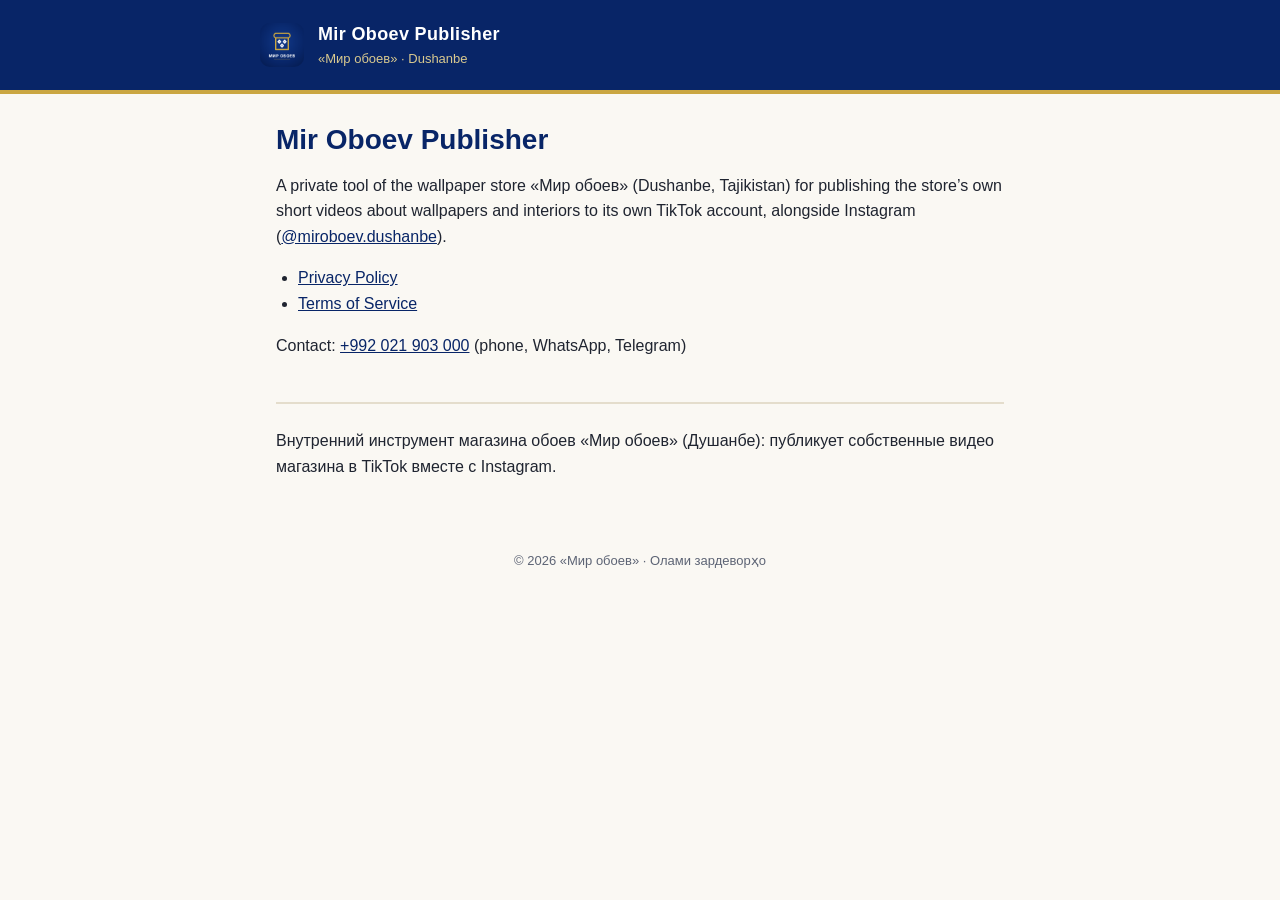
<file: index.html>
<!doctype html>
<html lang="en"><head><meta charset="utf-8"><meta name="viewport" content="width=device-width, initial-scale=1">
<title>Mir Oboev Publisher</title><link rel="stylesheet" href="style.css"><link rel="icon" href="icon.png"></head>
<body>
<header><div class="wrap"><img src="icon.png" alt=""><div><b>Mir Oboev Publisher</b><small>«Мир обоев» · Dushanbe</small></div></div></header>
<main class="wrap">
<h1>Mir Oboev Publisher</h1>
<p>A private tool of the wallpaper store «Мир обоев» (Dushanbe, Tajikistan) for publishing the store’s own short videos about wallpapers and interiors to its own TikTok account, alongside Instagram (<a href="https://instagram.com/miroboev.dushanbe">@miroboev.dushanbe</a>).</p>
<ul>
  <li><a href="privacy.html">Privacy Policy</a></li>
  <li><a href="terms.html">Terms of Service</a></li>
</ul>
<p>Contact: <a href="tel:+992021903000">+992 021 903 000</a> (phone, WhatsApp, Telegram)</p>
<section class="lang">
<p>Внутренний инструмент магазина обоев «Мир обоев» (Душанбе): публикует собственные видео магазина в TikTok вместе с Instagram.</p>
</section>
</main>
<footer>© 2026 «Мир обоев» · Олами зардеворҳо</footer>
</body></html>
</file>
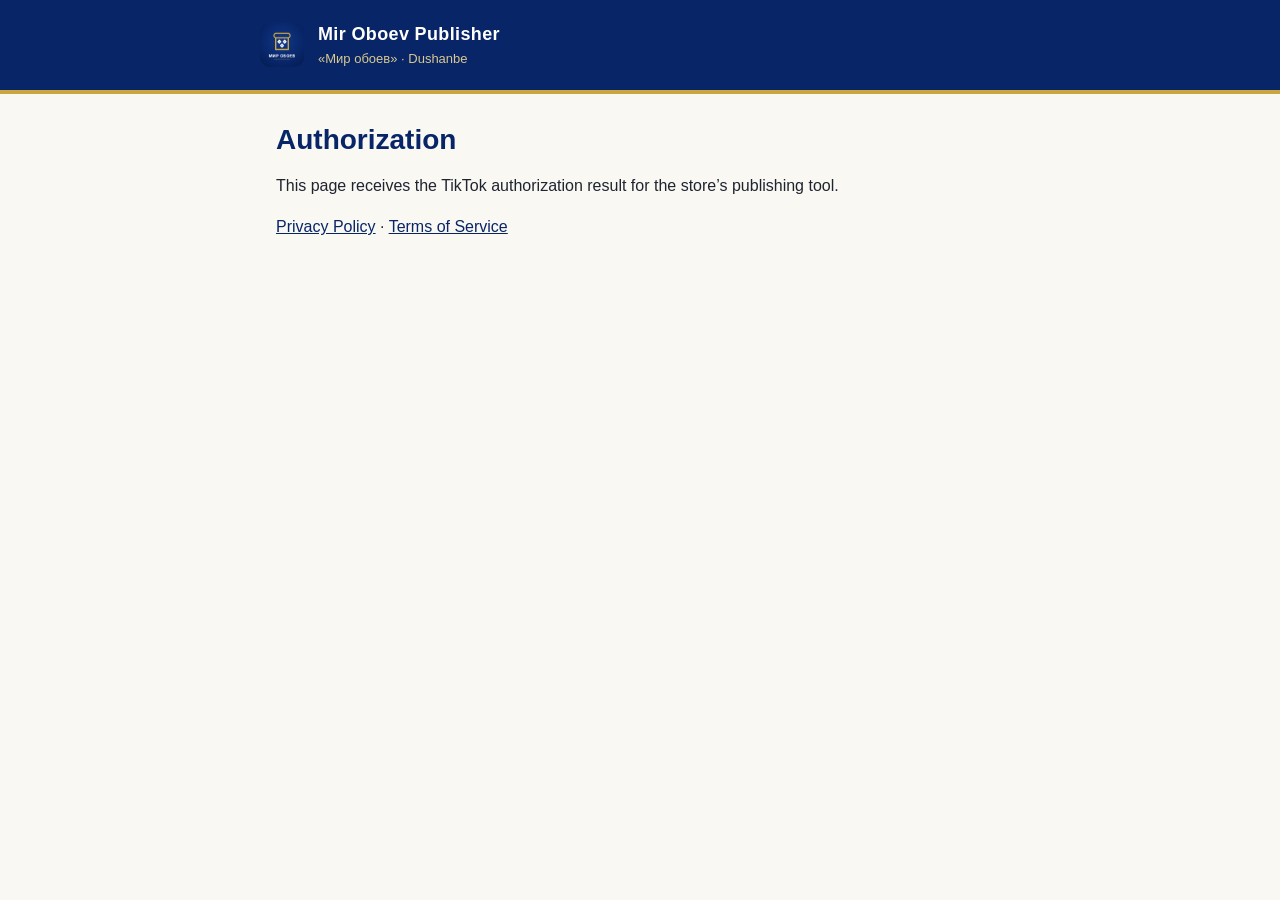
<file: callback.html>
<!doctype html>
<html lang="en"><head><meta charset="utf-8"><meta name="viewport" content="width=device-width, initial-scale=1">
<title>Authorization · Mir Oboev Publisher</title><link rel="stylesheet" href="style.css"><link rel="icon" href="icon.png">
<meta name="robots" content="noindex"></head>
<body>
<header><div class="wrap"><img src="icon.png" alt=""><div><b>Mir Oboev Publisher</b><small>«Мир обоев» · Dushanbe</small></div></div></header>
<main class="wrap">
<!-- Redirect URI для TikTok Login Kit. Страница ничего никуда не отправляет:
     она только показывает одноразовый код, который владелец передаёт в защищённую форму. -->
<h1 id="title">Authorization</h1>
<div id="out"></div>
</main>
<script>
const p = new URLSearchParams(location.search);
const out = document.getElementById('out');
const code = p.get('code');
if (code) {
  document.getElementById('title').textContent = 'TikTok connected · TikTok подключён';
  out.innerHTML = '<p>Authorization code (valid a few minutes, one-time):<br>Одноразовый код (действует несколько минут):</p>' +
    '<span class="code" id="c"></span><button id="b">Copy · Скопировать</button>';
  document.getElementById('c').textContent = code;
  document.getElementById('b').onclick = () => navigator.clipboard.writeText(code)
    .then(() => { document.getElementById('b').textContent = 'Copied ✓ · Скопировано ✓'; });
} else if (p.get('error')) {
  out.innerHTML = '<p>Authorization was not completed · Авторизация не завершена:</p><span class="code" id="e"></span>';
  document.getElementById('e').textContent = p.get('error') + (p.get('error_description') ? ': ' + p.get('error_description') : '');
} else {
  out.innerHTML = '<p>This page receives the TikTok authorization result for the store’s publishing tool.</p>' +
    '<p><a href="privacy.html">Privacy Policy</a> · <a href="terms.html">Terms of Service</a></p>';
}
</script>
</body></html>
</file>
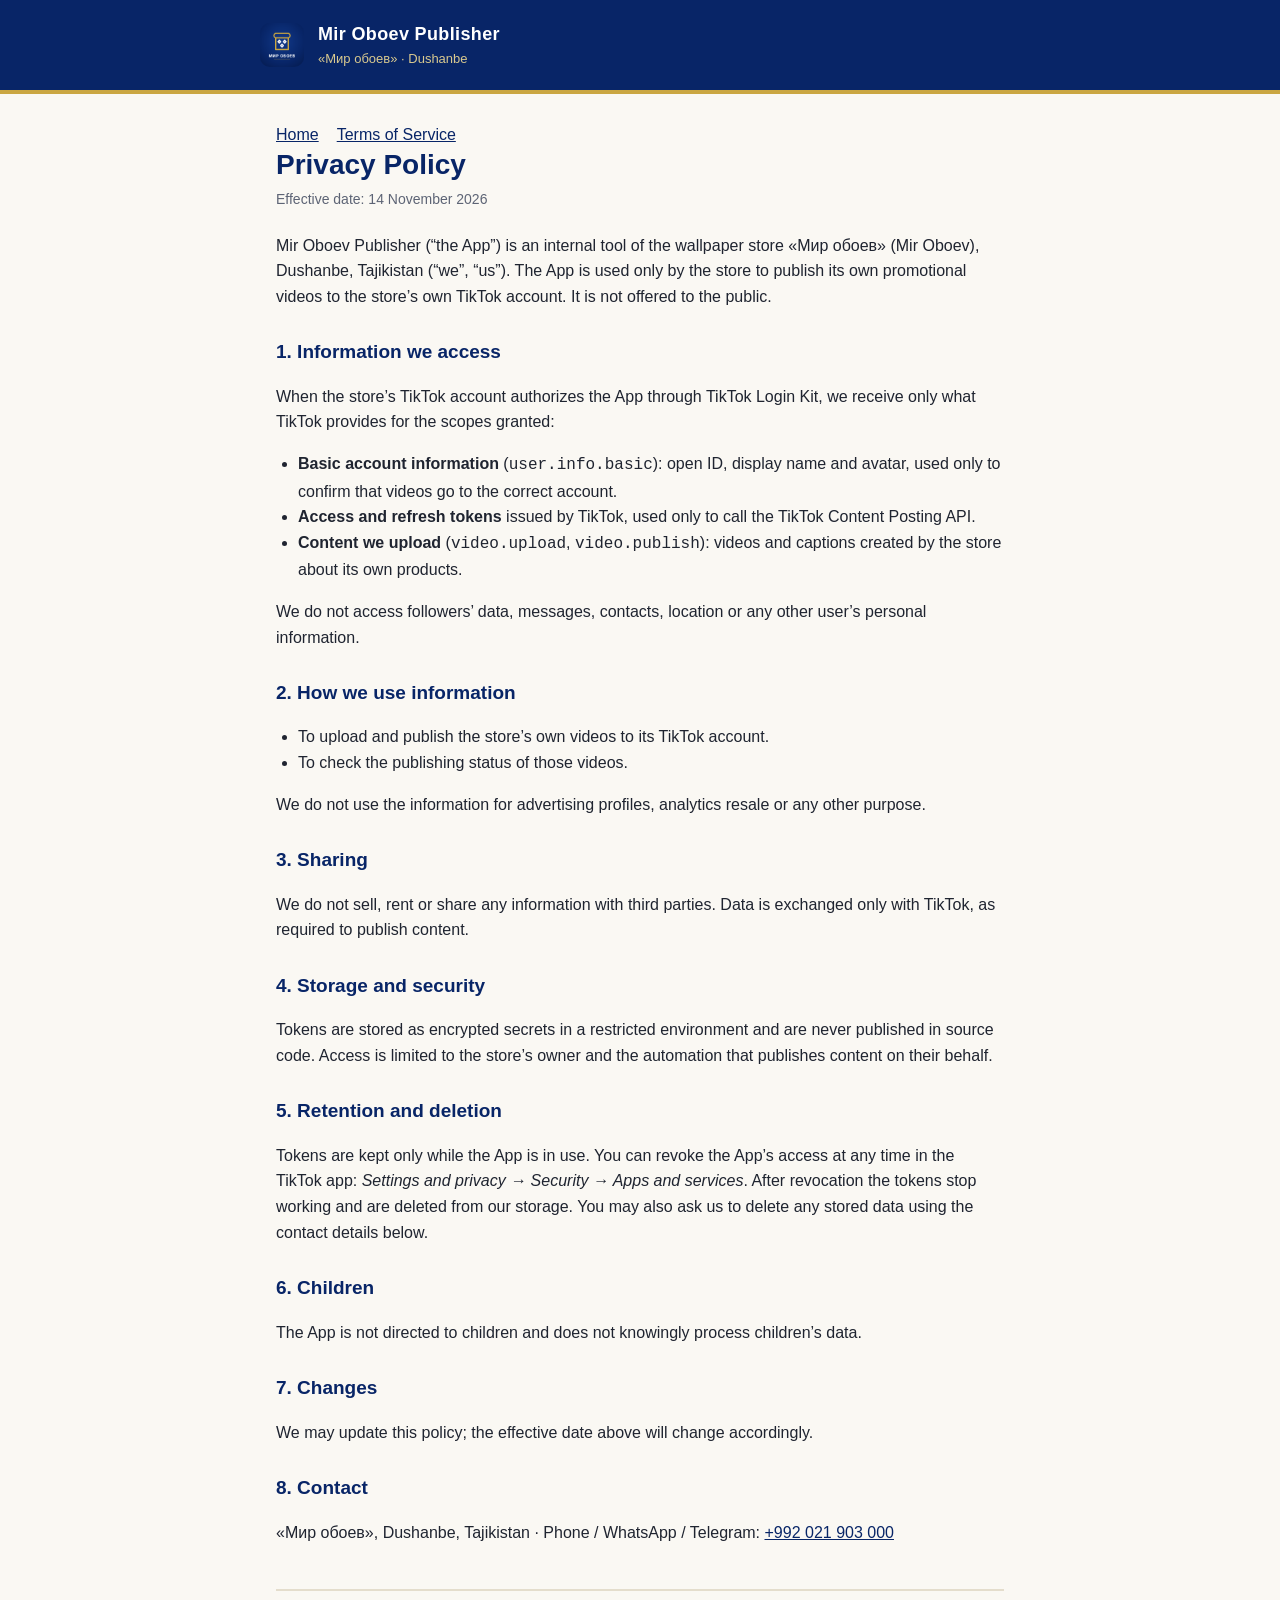
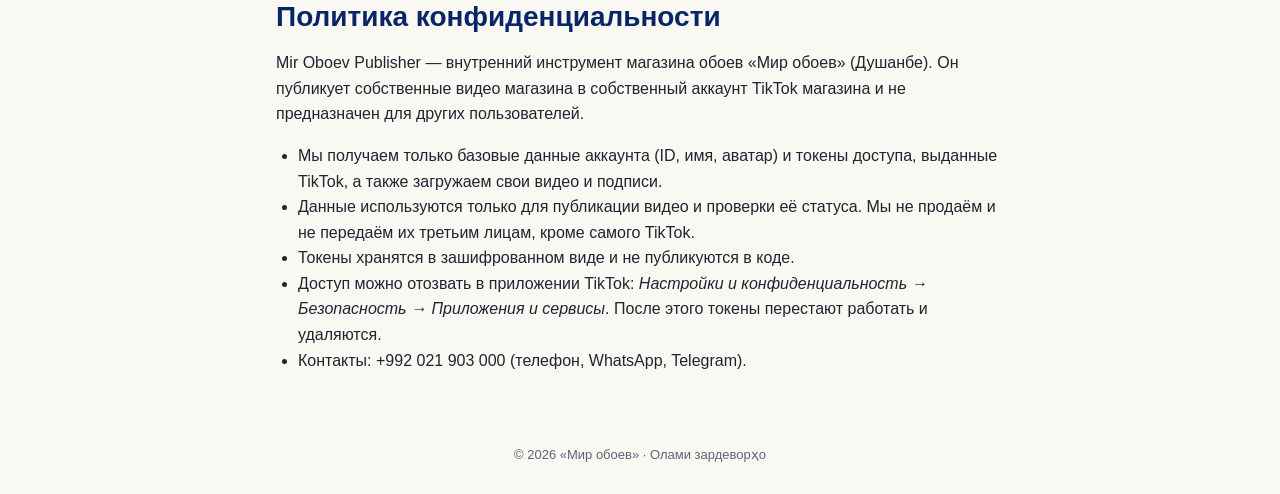
<file: privacy.html>
<!doctype html>
<html lang="en"><head><meta charset="utf-8"><meta name="viewport" content="width=device-width, initial-scale=1">
<title>Privacy Policy · Mir Oboev Publisher</title><link rel="stylesheet" href="style.css"><link rel="icon" href="icon.png"></head>
<body>
<header><div class="wrap"><img src="icon.png" alt=""><div><b>Mir Oboev Publisher</b><small>«Мир обоев» · Dushanbe</small></div></div></header>
<main class="wrap">
<nav><a href="index.html">Home</a><a href="terms.html">Terms of Service</a></nav>

<h1>Privacy Policy</h1>
<div class="meta">Effective date: 14 November 2026</div>

<p>Mir Oboev Publisher (“the App”) is an internal tool of the wallpaper store «Мир обоев» (Mir Oboev), Dushanbe, Tajikistan (“we”, “us”). The App is used only by the store to publish its own promotional videos to the store’s own TikTok account. It is not offered to the public.</p>

<h2>1. Information we access</h2>
<p>When the store’s TikTok account authorizes the App through TikTok Login Kit, we receive only what TikTok provides for the scopes granted:</p>
<ul>
  <li><b>Basic account information</b> (<code>user.info.basic</code>): open ID, display name and avatar, used only to confirm that videos go to the correct account.</li>
  <li><b>Access and refresh tokens</b> issued by TikTok, used only to call the TikTok Content Posting API.</li>
  <li><b>Content we upload</b> (<code>video.upload</code>, <code>video.publish</code>): videos and captions created by the store about its own products.</li>
</ul>
<p>We do not access followers’ data, messages, contacts, location or any other user’s personal information.</p>

<h2>2. How we use information</h2>
<ul>
  <li>To upload and publish the store’s own videos to its TikTok account.</li>
  <li>To check the publishing status of those videos.</li>
</ul>
<p>We do not use the information for advertising profiles, analytics resale or any other purpose.</p>

<h2>3. Sharing</h2>
<p>We do not sell, rent or share any information with third parties. Data is exchanged only with TikTok, as required to publish content.</p>

<h2>4. Storage and security</h2>
<p>Tokens are stored as encrypted secrets in a restricted environment and are never published in source code. Access is limited to the store’s owner and the automation that publishes content on their behalf.</p>

<h2>5. Retention and deletion</h2>
<p>Tokens are kept only while the App is in use. You can revoke the App’s access at any time in the TikTok app: <i>Settings and privacy → Security → Apps and services</i>. After revocation the tokens stop working and are deleted from our storage. You may also ask us to delete any stored data using the contact details below.</p>

<h2>6. Children</h2>
<p>The App is not directed to children and does not knowingly process children’s data.</p>

<h2>7. Changes</h2>
<p>We may update this policy; the effective date above will change accordingly.</p>

<h2>8. Contact</h2>
<p>«Мир обоев», Dushanbe, Tajikistan · Phone / WhatsApp / Telegram: <a href="tel:+992021903000">+992 021 903 000</a></p>

<section class="lang">
<h1>Политика конфиденциальности</h1>
<p>Mir Oboev Publisher — внутренний инструмент магазина обоев «Мир обоев» (Душанбе). Он публикует собственные видео магазина в собственный аккаунт TikTok магазина и не предназначен для других пользователей.</p>
<ul>
  <li>Мы получаем только базовые данные аккаунта (ID, имя, аватар) и токены доступа, выданные TikTok, а также загружаем свои видео и подписи.</li>
  <li>Данные используются только для публикации видео и проверки её статуса. Мы не продаём и не передаём их третьим лицам, кроме самого TikTok.</li>
  <li>Токены хранятся в зашифрованном виде и не публикуются в коде.</li>
  <li>Доступ можно отозвать в приложении TikTok: <i>Настройки и конфиденциальность → Безопасность → Приложения и сервисы</i>. После этого токены перестают работать и удаляются.</li>
  <li>Контакты: +992 021 903 000 (телефон, WhatsApp, Telegram).</li>
</ul>
</section>
</main>
<footer>© 2026 «Мир обоев» · Олами зардеворҳо</footer>
</body></html>
</file>
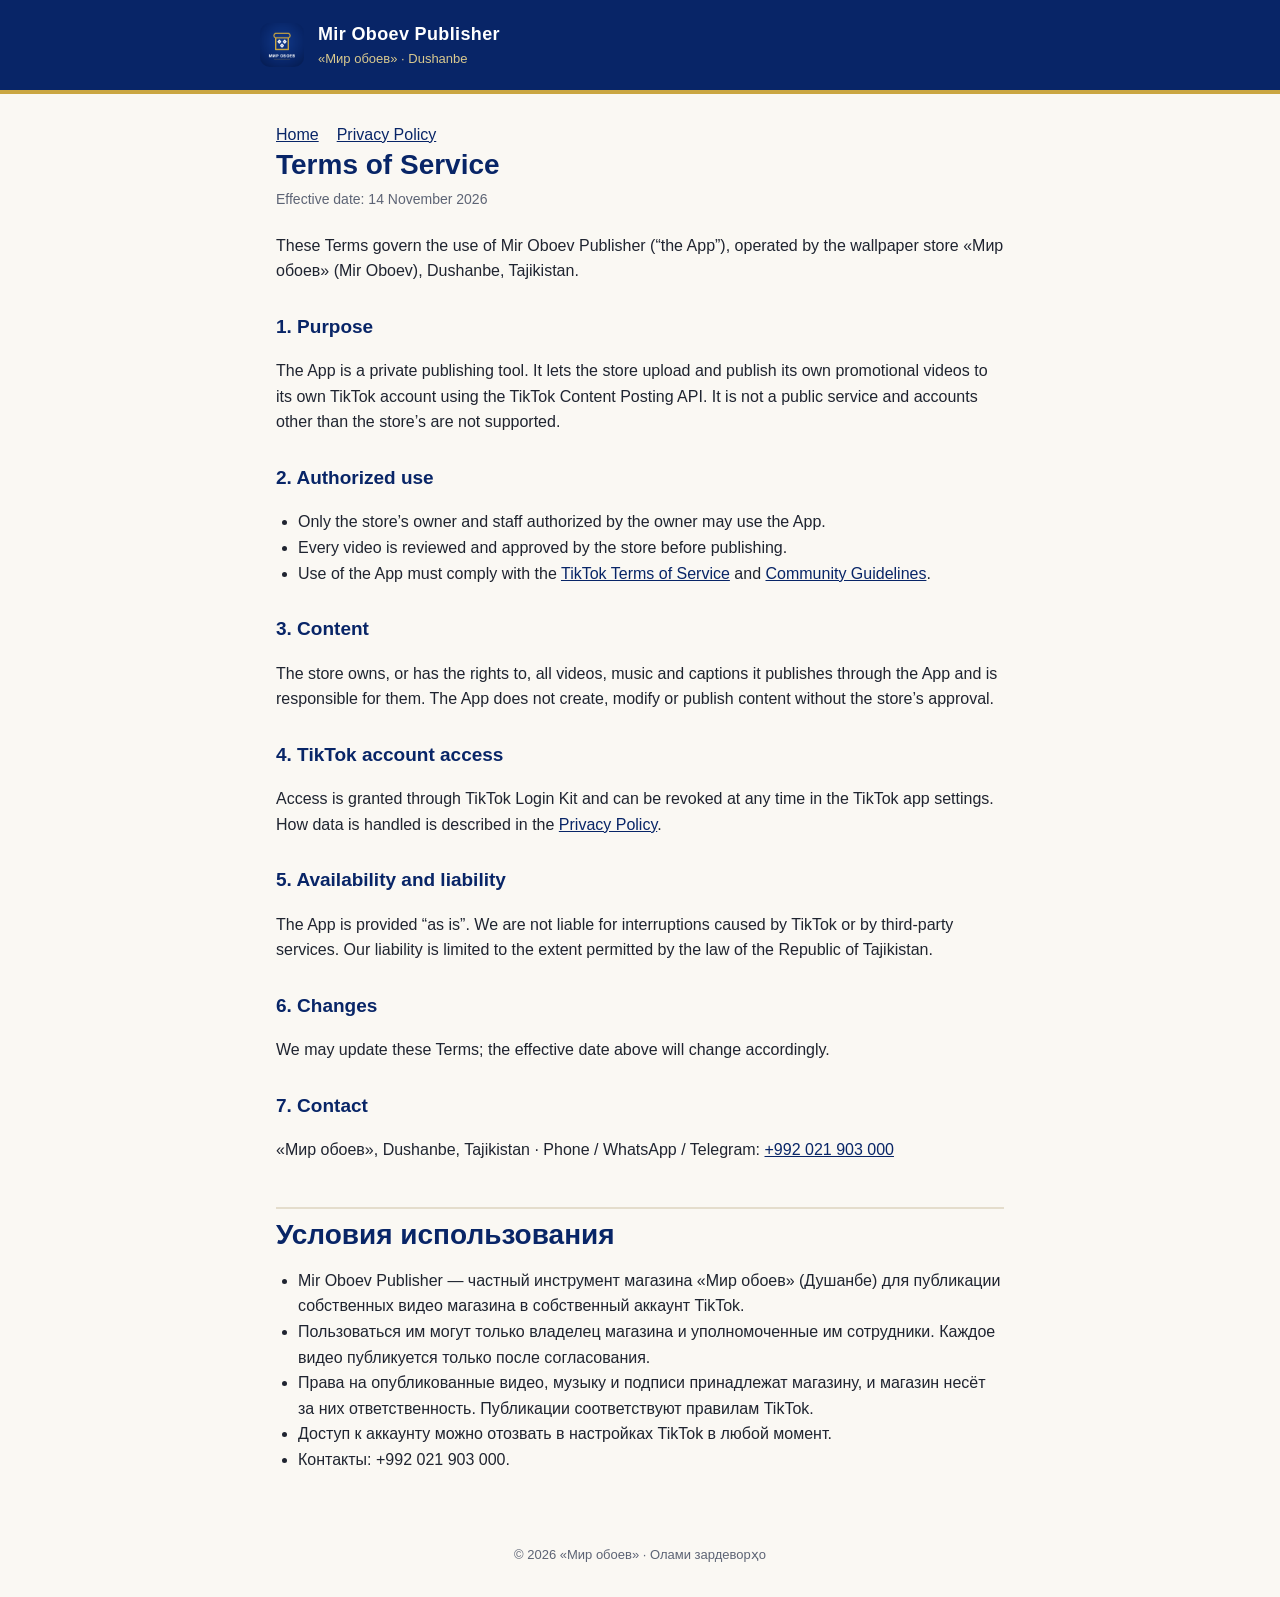
<file: terms.html>
<!doctype html>
<html lang="en"><head><meta charset="utf-8"><meta name="viewport" content="width=device-width, initial-scale=1">
<title>Terms of Service · Mir Oboev Publisher</title><link rel="stylesheet" href="style.css"><link rel="icon" href="icon.png"></head>
<body>
<header><div class="wrap"><img src="icon.png" alt=""><div><b>Mir Oboev Publisher</b><small>«Мир обоев» · Dushanbe</small></div></div></header>
<main class="wrap">
<nav><a href="index.html">Home</a><a href="privacy.html">Privacy Policy</a></nav>

<h1>Terms of Service</h1>
<div class="meta">Effective date: 14 November 2026</div>

<p>These Terms govern the use of Mir Oboev Publisher (“the App”), operated by the wallpaper store «Мир обоев» (Mir Oboev), Dushanbe, Tajikistan.</p>

<h2>1. Purpose</h2>
<p>The App is a private publishing tool. It lets the store upload and publish its own promotional videos to its own TikTok account using the TikTok Content Posting API. It is not a public service and accounts other than the store’s are not supported.</p>

<h2>2. Authorized use</h2>
<ul>
  <li>Only the store’s owner and staff authorized by the owner may use the App.</li>
  <li>Every video is reviewed and approved by the store before publishing.</li>
  <li>Use of the App must comply with the <a href="https://www.tiktok.com/legal/terms-of-service">TikTok Terms of Service</a> and <a href="https://www.tiktok.com/community-guidelines">Community Guidelines</a>.</li>
</ul>

<h2>3. Content</h2>
<p>The store owns, or has the rights to, all videos, music and captions it publishes through the App and is responsible for them. The App does not create, modify or publish content without the store’s approval.</p>

<h2>4. TikTok account access</h2>
<p>Access is granted through TikTok Login Kit and can be revoked at any time in the TikTok app settings. How data is handled is described in the <a href="privacy.html">Privacy Policy</a>.</p>

<h2>5. Availability and liability</h2>
<p>The App is provided “as is”. We are not liable for interruptions caused by TikTok or by third-party services. Our liability is limited to the extent permitted by the law of the Republic of Tajikistan.</p>

<h2>6. Changes</h2>
<p>We may update these Terms; the effective date above will change accordingly.</p>

<h2>7. Contact</h2>
<p>«Мир обоев», Dushanbe, Tajikistan · Phone / WhatsApp / Telegram: <a href="tel:+992021903000">+992 021 903 000</a></p>

<section class="lang">
<h1>Условия использования</h1>
<ul>
  <li>Mir Oboev Publisher — частный инструмент магазина «Мир обоев» (Душанбе) для публикации собственных видео магазина в собственный аккаунт TikTok.</li>
  <li>Пользоваться им могут только владелец магазина и уполномоченные им сотрудники. Каждое видео публикуется только после согласования.</li>
  <li>Права на опубликованные видео, музыку и подписи принадлежат магазину, и магазин несёт за них ответственность. Публикации соответствуют правилам TikTok.</li>
  <li>Доступ к аккаунту можно отозвать в настройках TikTok в любой момент.</li>
  <li>Контакты: +992 021 903 000.</li>
</ul>
</section>
</main>
<footer>© 2026 «Мир обоев» · Олами зардеворҳо</footer>
</body></html>
</file>
<file: style.css>
:root { --navy: #082567; --gold: #caa641; --ink: #1f2430; --muted: #5d6475; --bg: #faf8f3; --line: #e4ddcc; }
* { box-sizing: border-box; }
body { margin: 0; background: var(--bg); color: var(--ink); font: 16px/1.6 -apple-system, "Segoe UI", Roboto, Arial, sans-serif; }
header { background: var(--navy); color: #fff; padding: 20px 16px; border-bottom: 4px solid var(--gold); }
header .wrap { display: flex; align-items: center; gap: 14px; }
header img { width: 44px; height: 44px; border-radius: 10px; }
header b { font-size: 18px; letter-spacing: .02em; }
header small { display: block; color: #d9c98f; font-size: 13px; }
.wrap { max-width: 760px; margin: 0 auto; }
main { padding: 28px 16px 56px; }
h1 { color: var(--navy); font-size: 28px; line-height: 1.25; margin: 0 0 6px; }
h2 { color: var(--navy); font-size: 19px; margin: 28px 0 8px; }
.meta { color: var(--muted); font-size: 14px; margin-bottom: 22px; }
.lang { border-top: 2px solid var(--line); margin-top: 44px; padding-top: 8px; }
a { color: var(--navy); }
nav a { margin-right: 18px; }
ul { padding-left: 22px; }
code, .code { font-family: ui-monospace, Menlo, Consolas, monospace; }
.code { display: block; background: #fff; border: 1px solid var(--line); border-radius: 8px; padding: 12px; word-break: break-all; font-size: 15px; }
button { margin-top: 10px; background: var(--navy); color: #fff; border: 0; border-radius: 8px; padding: 10px 16px; font-size: 15px; cursor: pointer; }
footer { color: var(--muted); font-size: 13px; text-align: center; padding: 0 16px 32px; }
</file>
